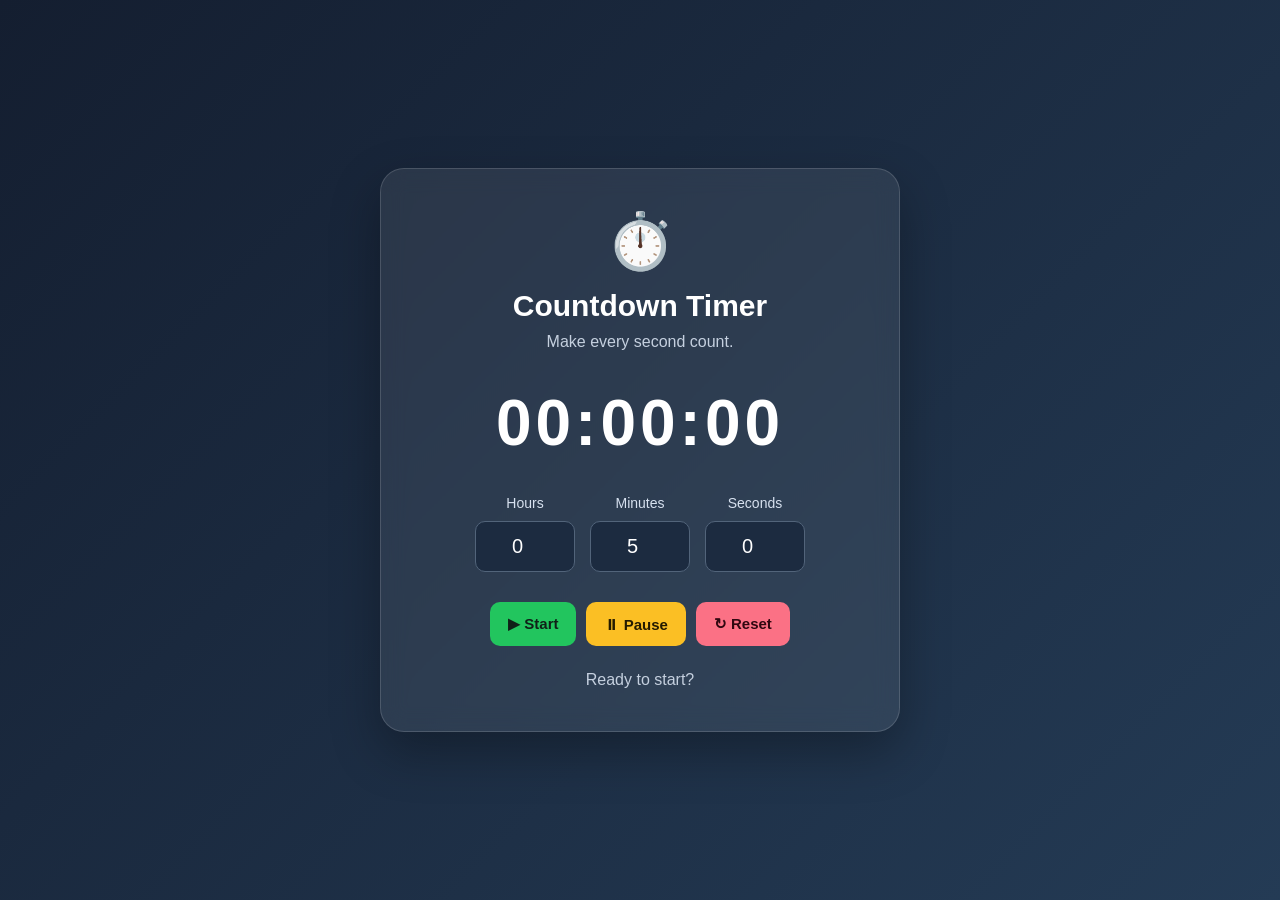
<file: index.html>
<!DOCTYPE html>
<html lang="en">
<head>
    <meta charset="UTF-8">
    <meta name="viewport" content="width=device-width, initial-scale=1.0">
    <title>Countdown Timer</title>
    <link rel="stylesheet" href="style.css">
</head>
<body>

    <main class="timer-container">
        <div class="timer-icon">⏱️</div>

        <h1>Countdown Timer</h1>
        <p class="subtitle">Make every second count.</p>

        <div class="timer-display" id="timer">00:00:00</div>

        <div class="inputs">
            <div class="input-group">
                <label for="hours">Hours</label>
                <input type="number" id="hours" min="0" max="999"
                    value="0">
            </div>

            <div class="input-group">
                <label for="minutes">Minutes</label>
                <input type="number" id="minutes" min="0" max="59"
                    value="5">
            </div>

            <div class="input-group">
                <label for="seconds">Seconds</label>
                <input type="number" id="seconds" min="0" max="59"
                    value="0">
            </div>
        </div>

        <div class="buttons">
            <button id="startBtn" class="start-btn">▶ Start</button>
            <button id="pauseBtn" class="pause-btn">⏸ Pause</button>
            <button id="resetBtn" class="reset-btn">↻ Reset</button>
        </div>

        <p id="message" role="status" aria-live="polite">
            Ready to start?
        </p>
    </main>

    <script src="script.js"></script>
</body>
</html>
</file>
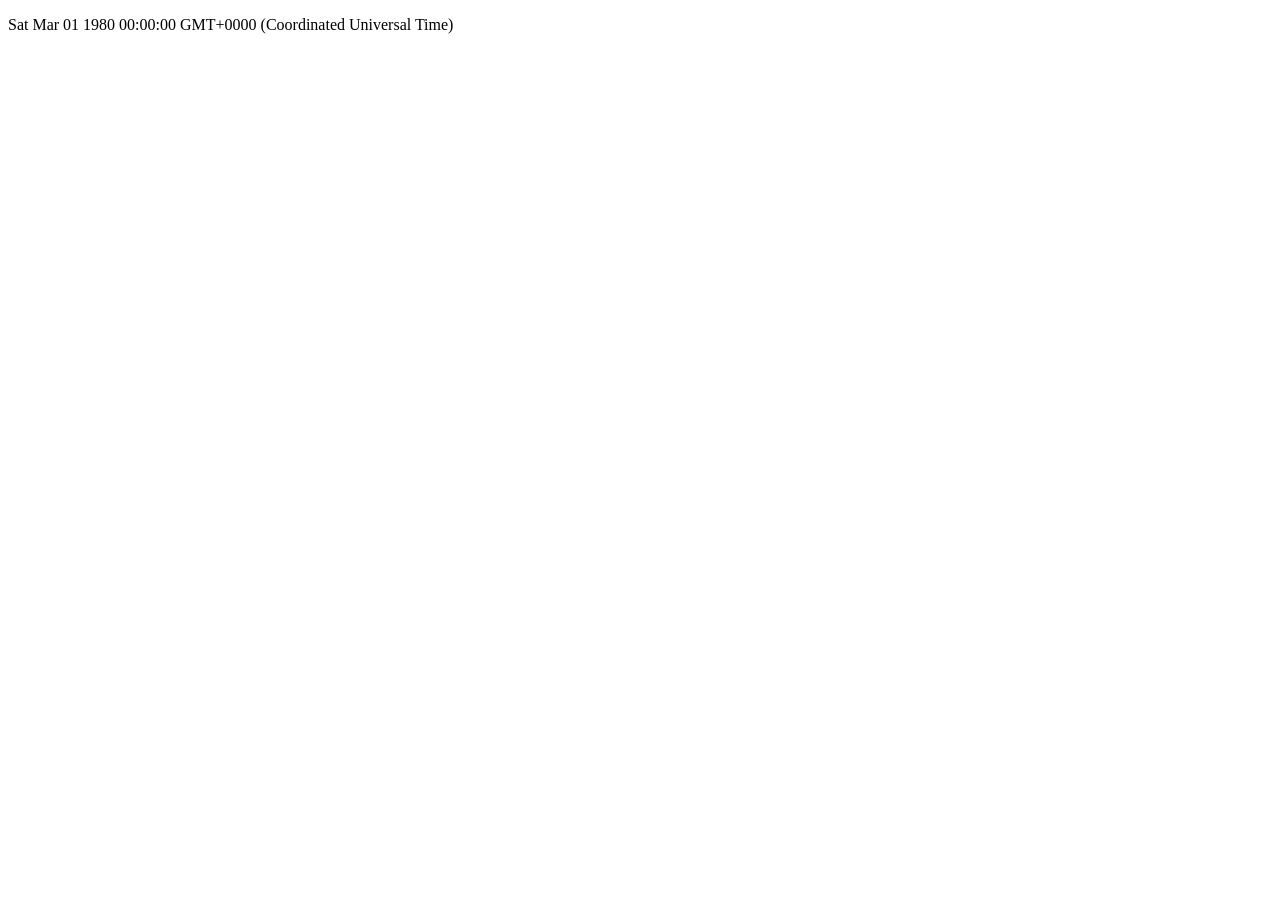
<file: js-datetime.html>
<!DOCTYPE html>
<html>
    <head>

    </head>
    <body>
        <p id="output"></p>
        <p id="output2"></p>

        <script>

            var dt = new Date(1980, 2,);

            document.getElementById("output").innerHTML = dt;

            dt.setHour(11);
            dt.setMinutes(25);
            dt.setFullYear(2024);
             document.getElementById("output2").innerHTML = dt;

        </script>
    </body>
</html>
</file>
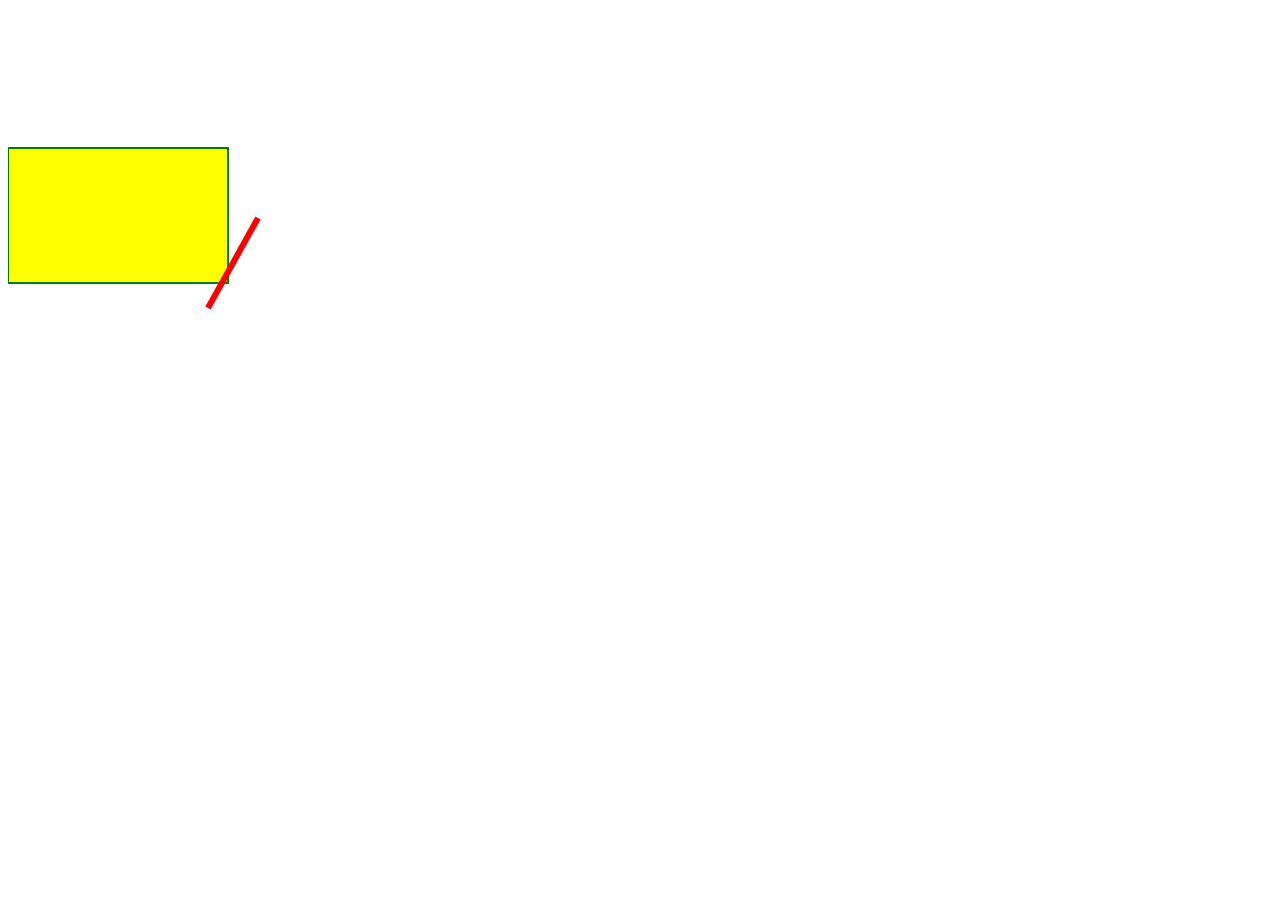
<file: svg.html>
<!DOCTYPE html>
<html>
    <head>

    </head>
    <body>

        <svg width="500" height="500">
            <defs>
                <pattern id="pattern1" x="0" y="0" width="12" height="12" patternUnits="userSpaceOnUse">
                    <circle cx="5" cy="5" r="3" stroke="0" fill="green"/>
                </pattern>

            </defs>


            <circle cx="50" cy="50" stroke="blue" stroke-width="5" fill="green"/>
            <rect xy="60" y="140" width="220" height="135" stroke="green" stroke-width="2" fill="yellow"/>
            <line x1="250" y1="210" x2="200" y2="300" stroke="red" stroke-width="6"/>
        </svg>

    </body>
</html>
</file>
<file: style.css>
* {
    margin: 0;
    padding: 0;
    box-sizing: border-box;
}

body {
    font-family: Arial, sans-serif;
    min-height: 100vh;
    display: flex;
    justify-content: center;
    align-items: center;
    padding: 20px;
    background: linear-gradient(135deg, #141e30, #243b55);
    color: white;
}

.timer-container {
    width: 100%;
    max-width: 520px;
    padding: 40px 25px;
    text-align: center;
    background: rgba(255, 255, 255, 0.08);
    border: 1px solid rgba(255, 255, 255, 0.15);
    border-radius: 24px;
    box-shadow: 0 20px 50px rgba(0, 0, 0, 0.3);
    backdrop-filter: blur(12px);
}

.timer-icon {
    font-size: 55px;
    margin-bottom: 15px;
}

h1 {
    font-size: 30px;
    margin-bottom: 10px;
}

.subtitle {
    color: #c5d0df;
    margin-bottom: 35px;
}

.timer-display {
    font-size: clamp(42px, 10vw, 64px);
    font-weight: bold;
    letter-spacing: 4px;
    margin-bottom: 35px;
    font-variant-numeric: tabular-nums;
}

.inputs {
    display: flex;
    justify-content: center;
    gap: 15px;
    margin-bottom: 30px;
}

.input-group {
    display: flex;
    flex-direction: column;
    gap: 10px;
    width: 100px;
}

.input-group label {
    font-size: 14px;
    color: #d7e1ef;
}

.input-group input {
    width: 100%;
    padding: 13px 5px;
    border: 1px solid #52647a;
    border-radius: 10px;
    background: #1c2b40;
    color: white;
    text-align: center;
    font-size: 20px;
    outline: none;
}

.input-group input:focus {
    border-color: #38bdf8;
}

.buttons {
    display: flex;
    justify-content: center;
    flex-wrap: wrap;
    gap: 10px;
}

button {
    padding: 13px 18px;
    border: none;
    border-radius: 10px;
    font-size: 15px;
    font-weight: bold;
    cursor: pointer;
    transition: transform 0.2s, opacity 0.2s;
}

button:hover {
    transform: translateY(-2px);
    opacity: 0.9;
}

.start-btn {
    background: #22c55e;
    color: #102018;
}

.pause-btn {
    background: #fbbf24;
    color: #241a00;
}

.reset-btn {
    background: #fb7185;
    color: #300710;
}

#message {
    margin-top: 25px;
    color: #c5d0df;
    min-height: 20px;
}

@media (max-width: 400px) {
    .timer-container {
        padding: 30px 15px;
    }

    .inputs {
        gap: 8px;
    }

    .input-group {
        width: 85px;
    }

    button {
        padding: 12px;
    }
}
</file>
